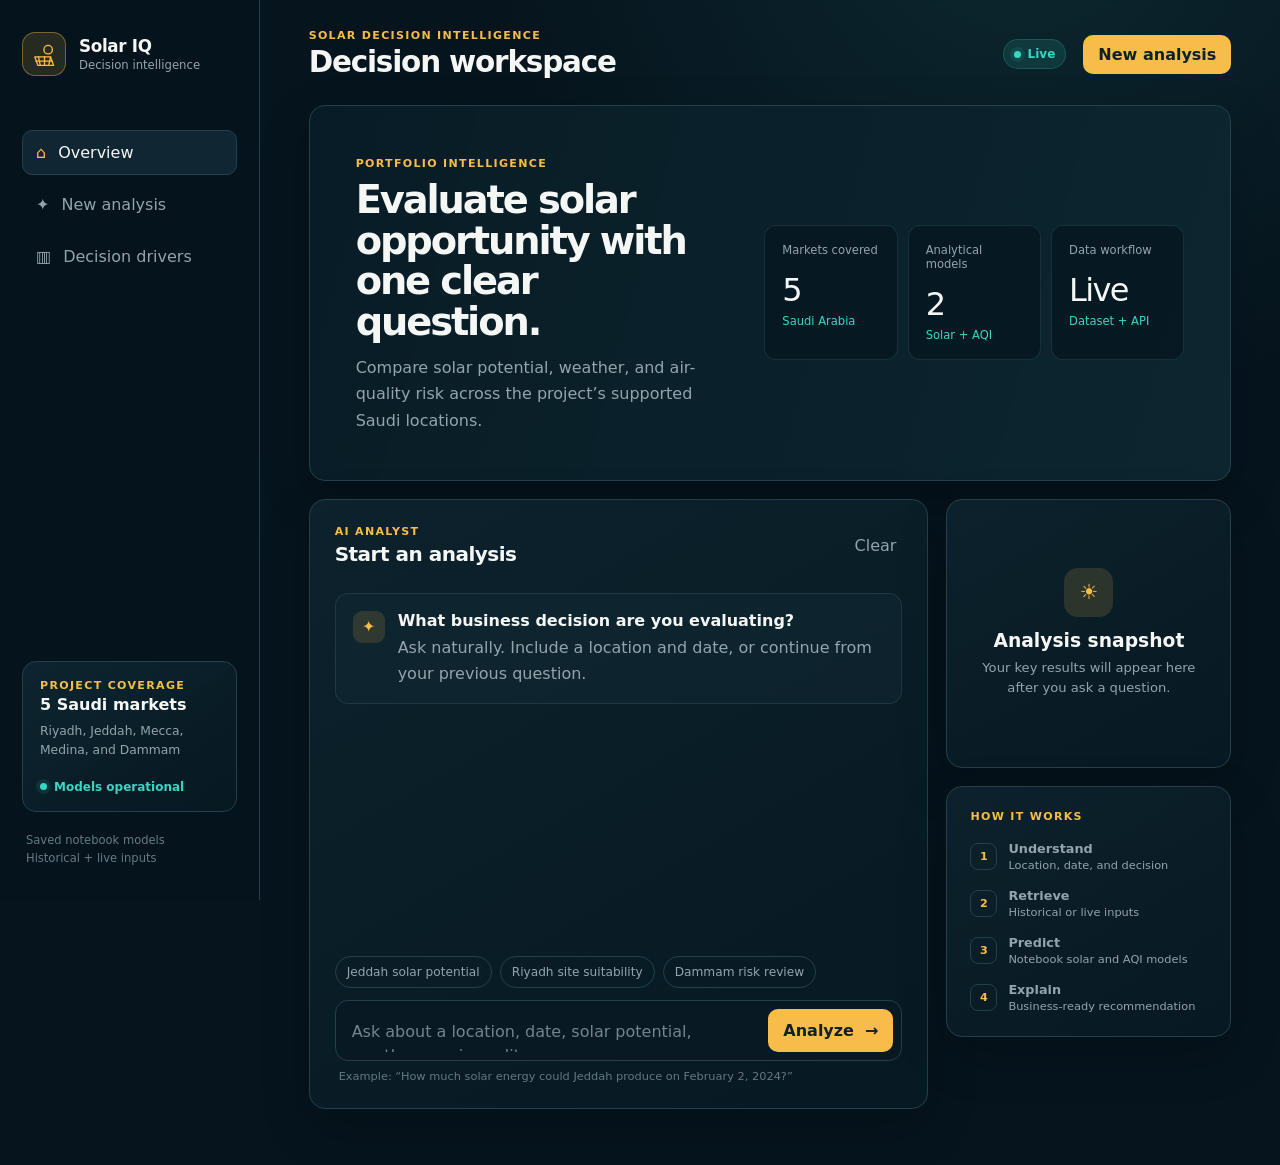
<file: web_app/static/index.html>
<!doctype html>
<html lang="en">
  <head>
    <meta charset="utf-8" />
    <meta name="viewport" content="width=device-width, initial-scale=1" />
    <meta
      name="description"
      content="Solar IQ business dashboard for solar generation, weather, air quality, and site suitability."
    />
    <title>Solar IQ | Decision workspace</title>
    <link rel="stylesheet" href="./styles.css" />
  </head>
  <body>
    <div class="app-shell">
      <aside class="sidebar">
        <a class="brand" href="/" aria-label="Solar IQ home">
          <span class="brand-mark" aria-hidden="true">
            <svg viewBox="0 0 48 48" role="img">
              <circle cx="30" cy="16" r="7"></circle>
              <path d="M8 28h26l5 14H13L8 28Z"></path>
              <path d="M14 28l3 14M24 28v14M34 28l-3 14M10 35h27"></path>
            </svg>
          </span>
          <span>
            <strong>Solar IQ</strong>
            <small>Decision intelligence</small>
          </span>
        </a>

        <nav class="nav-list" aria-label="Primary navigation">
          <button class="nav-item active" data-target="overview">
            <span aria-hidden="true">⌂</span> Overview
          </button>
          <button class="nav-item" data-target="analysis">
            <span aria-hidden="true">✦</span> New analysis
          </button>
          <button class="nav-item" data-target="drivers">
            <span aria-hidden="true">▥</span> Decision drivers
          </button>
        </nav>

        <div class="market-panel">
          <p class="eyebrow">Project coverage</p>
          <strong>5 Saudi markets</strong>
          <p>Riyadh, Jeddah, Mecca, Medina, and Dammam</p>
          <div class="status"><i></i> Models operational</div>
        </div>

        <p class="sidebar-foot">
          Saved notebook models<br />
          Historical + live inputs
        </p>
      </aside>

      <main class="workspace">
        <header class="topbar">
          <button class="menu-button" type="button" aria-label="Open navigation">☰</button>
          <div>
            <p class="eyebrow">Solar decision intelligence</p>
            <h1>Decision workspace</h1>
          </div>
          <div class="top-actions">
            <span class="live-pill"><i></i> Live</span>
            <button class="new-analysis" type="button">New analysis</button>
          </div>
        </header>

        <section class="intro panel" id="overview">
          <div>
            <span class="section-kicker">Portfolio intelligence</span>
            <h2>Evaluate solar opportunity with one clear question.</h2>
            <p>
              Compare solar potential, weather, and air-quality risk across the
              project’s supported Saudi locations.
            </p>
          </div>
          <div class="coverage-grid" aria-label="Project overview">
            <article>
              <span>Markets covered</span>
              <strong>5</strong>
              <small>Saudi Arabia</small>
            </article>
            <article>
              <span>Analytical models</span>
              <strong>2</strong>
              <small>Solar + AQI</small>
            </article>
            <article>
              <span>Data workflow</span>
              <strong>Live</strong>
              <small>Dataset + API</small>
            </article>
          </div>
        </section>

        <section class="analysis-layout" id="analysis">
          <div class="conversation panel">
            <div class="panel-heading">
              <div>
                <p class="eyebrow">AI analyst</p>
                <h2>Start an analysis</h2>
              </div>
              <button class="clear-button" type="button">Clear</button>
            </div>

            <div class="conversation-feed" aria-live="polite">
              <div class="welcome-message" id="welcomeMessage">
                <span class="assistant-avatar" aria-hidden="true">✦</span>
                <div>
                  <strong>What business decision are you evaluating?</strong>
                  <p>
                    Ask naturally. Include a location and date, or continue from
                    your previous question.
                  </p>
                </div>
              </div>
              <div id="messages"></div>
            </div>

            <div class="suggestions" aria-label="Suggested questions">
              <button type="button" data-question="Compare the solar potential in Jeddah on February 2, 2024.">
                Jeddah solar potential
              </button>
              <button type="button" data-question="Was Riyadh suitable for solar generation on 15 June 2024?">
                Riyadh site suitability
              </button>
              <button type="button" data-question="Review the weather and air quality in Dammam on 10 March 2024.">
                Dammam risk review
              </button>
            </div>

            <form class="composer" id="questionForm">
              <label class="sr-only" for="questionInput">Ask Solar IQ</label>
              <textarea
                id="questionInput"
                rows="1"
                placeholder="Ask about a location, date, solar potential, weather, or air quality…"
                required
              ></textarea>
              <button type="submit" aria-label="Run analysis">
                <span>Analyze</span>
                <b aria-hidden="true">→</b>
              </button>
            </form>
            <p class="composer-help">
              Example: “How much solar energy could Jeddah produce on February 2, 2024?”
            </p>
          </div>

          <aside class="insight-rail">
            <section class="panel snapshot" id="snapshot">
              <div class="empty-state">
                <span class="empty-icon" aria-hidden="true">☀</span>
                <h3>Analysis snapshot</h3>
                <p>Your key results will appear here after you ask a question.</p>
              </div>
            </section>

            <section class="panel workflow">
              <p class="eyebrow">How it works</p>
              <ol>
                <li><b>1</b><span><strong>Understand</strong>Location, date, and decision</span></li>
                <li><b>2</b><span><strong>Retrieve</strong>Historical or live inputs</span></li>
                <li><b>3</b><span><strong>Predict</strong>Notebook solar and AQI models</span></li>
                <li><b>4</b><span><strong>Explain</strong>Business-ready recommendation</span></li>
              </ol>
            </section>
          </aside>
        </section>

        <section class="drivers panel hidden" id="drivers">
          <div class="panel-heading">
            <div>
              <p class="eyebrow">Evidence</p>
              <h2>Decision drivers</h2>
            </div>
            <span id="sourceBadge" class="source-badge">Waiting for analysis</span>
          </div>
          <div class="driver-columns">
            <div>
              <h3>Weather and solar</h3>
              <div id="weatherDrivers" class="driver-list"></div>
            </div>
            <div>
              <h3>Air quality</h3>
              <div id="airDrivers" class="driver-list"></div>
            </div>
          </div>
        </section>
      </main>
    </div>

    <div class="toast" id="toast" role="status"></div>
    <script src="./app.js" defer></script>
  </body>
</html>
</file>
<file: web_app/static/styles.css>
:root {
  color-scheme: dark;
  --canvas: #06141d;
  --sidebar: #081923;
  --panel: #0b1e29;
  --panel-soft: #102733;
  --line: #23404d;
  --line-soft: rgba(142, 184, 196, 0.14);
  --text: #f5f7f4;
  --muted: #92a5ad;
  --sun: #f7bd48;
  --sun-soft: rgba(247, 189, 72, 0.14);
  --teal: #39d6c2;
  --teal-soft: rgba(57, 214, 194, 0.13);
  --danger: #ff766f;
  --shadow: 0 18px 50px rgba(0, 0, 0, 0.2);
  font-family:
    Inter, ui-sans-serif, system-ui, -apple-system, BlinkMacSystemFont, "Segoe UI",
    sans-serif;
}

* {
  box-sizing: border-box;
}

html {
  scroll-behavior: smooth;
}

body {
  min-width: 320px;
  margin: 0;
  color: var(--text);
  background:
    radial-gradient(circle at 80% -10%, rgba(37, 120, 123, 0.2), transparent 34rem),
    var(--canvas);
}

button,
textarea {
  font: inherit;
}

button {
  color: inherit;
}

.app-shell {
  display: grid;
  grid-template-columns: 260px minmax(0, 1fr);
  min-height: 100vh;
}

.sidebar {
  position: sticky;
  top: 0;
  display: flex;
  flex-direction: column;
  height: 100vh;
  padding: 32px 22px;
  border-right: 1px solid var(--line);
  background: rgba(5, 20, 29, 0.92);
  backdrop-filter: blur(18px);
}

.brand {
  display: flex;
  gap: 13px;
  align-items: center;
  color: inherit;
  text-decoration: none;
}

.brand-mark {
  display: grid;
  width: 44px;
  height: 44px;
  place-items: center;
  border: 1px solid rgba(247, 189, 72, 0.4);
  border-radius: 13px;
  background: var(--sun-soft);
}

.brand-mark svg {
  width: 29px;
  fill: none;
  stroke: var(--sun);
  stroke-linecap: round;
  stroke-linejoin: round;
  stroke-width: 2.2;
}

.brand strong,
.brand small {
  display: block;
}

.brand strong {
  font-size: 1.05rem;
  letter-spacing: -0.02em;
}

.brand small {
  margin-top: 2px;
  color: var(--muted);
  font-size: 0.73rem;
}

.nav-list {
  display: grid;
  gap: 7px;
  margin-top: 54px;
}

.nav-item {
  display: flex;
  gap: 12px;
  align-items: center;
  width: 100%;
  padding: 12px 13px;
  border: 1px solid transparent;
  border-radius: 10px;
  color: var(--muted);
  background: transparent;
  cursor: pointer;
  text-align: left;
  transition: 160ms ease;
}

.nav-item:hover,
.nav-item.active {
  border-color: var(--line);
  color: var(--text);
  background: var(--panel-soft);
}

.nav-item.active span {
  color: var(--sun);
}

.market-panel {
  margin-top: auto;
  padding: 17px;
  border: 1px solid var(--line);
  border-radius: 14px;
  background: linear-gradient(145deg, rgba(17, 45, 57, 0.7), rgba(7, 25, 34, 0.8));
}

.market-panel strong {
  display: block;
  margin-top: 3px;
}

.market-panel p:not(.eyebrow) {
  margin: 8px 0 15px;
  color: var(--muted);
  font-size: 0.77rem;
  line-height: 1.55;
}

.status,
.live-pill {
  display: inline-flex;
  gap: 7px;
  align-items: center;
  color: var(--teal);
  font-size: 0.75rem;
  font-weight: 700;
}

.status i,
.live-pill i {
  width: 7px;
  height: 7px;
  border-radius: 50%;
  background: var(--teal);
  box-shadow: 0 0 0 4px rgba(57, 214, 194, 0.1);
}

.sidebar-foot {
  margin: 20px 4px 0;
  color: #657b84;
  font-size: 0.72rem;
  line-height: 1.55;
}

.workspace {
  width: 100%;
  max-width: 1580px;
  margin: 0 auto;
  padding: 29px clamp(22px, 3.8vw, 62px) 56px;
}

.topbar,
.panel-heading {
  display: flex;
  align-items: center;
  justify-content: space-between;
}

.topbar {
  margin-bottom: 26px;
}

.topbar h1 {
  margin: 3px 0 0;
  font-size: clamp(1.65rem, 2.3vw, 2.15rem);
  letter-spacing: -0.04em;
}

.eyebrow,
.section-kicker {
  margin: 0;
  color: var(--sun);
  font-size: 0.69rem;
  font-weight: 800;
  letter-spacing: 0.12em;
  text-transform: uppercase;
}

.top-actions {
  display: flex;
  gap: 17px;
  align-items: center;
}

.live-pill {
  padding: 7px 10px;
  border: 1px solid rgba(57, 214, 194, 0.2);
  border-radius: 999px;
  background: var(--teal-soft);
}

.new-analysis,
.composer button {
  border: 0;
  border-radius: 10px;
  color: #102027;
  background: var(--sun);
  cursor: pointer;
  font-weight: 800;
  transition:
    transform 150ms ease,
    filter 150ms ease;
}

.new-analysis {
  padding: 10px 15px;
}

.new-analysis:hover,
.composer button:hover {
  filter: brightness(1.07);
  transform: translateY(-1px);
}

.menu-button {
  display: none;
}

.panel {
  border: 1px solid var(--line);
  border-radius: 16px;
  background: linear-gradient(150deg, rgba(13, 34, 45, 0.96), rgba(7, 25, 34, 0.96));
  box-shadow: var(--shadow);
}

.intro {
  display: grid;
  grid-template-columns: minmax(300px, 1.15fr) minmax(420px, 1fr);
  gap: clamp(30px, 5vw, 80px);
  align-items: center;
  padding: clamp(26px, 4vw, 46px);
  overflow: hidden;
  background:
    linear-gradient(105deg, rgba(8, 28, 38, 0.96), rgba(12, 39, 48, 0.9)),
    var(--panel);
}

.intro h2 {
  max-width: 720px;
  margin: 9px 0 12px;
  font-size: clamp(1.75rem, 3vw, 3rem);
  line-height: 1.06;
  letter-spacing: -0.055em;
}

.intro > div > p {
  max-width: 660px;
  margin: 0;
  color: var(--muted);
  line-height: 1.65;
}

.coverage-grid {
  display: grid;
  grid-template-columns: repeat(3, 1fr);
  gap: 10px;
}

.coverage-grid article {
  min-height: 130px;
  padding: 17px;
  border: 1px solid var(--line-soft);
  border-radius: 12px;
  background: rgba(5, 21, 30, 0.66);
}

.coverage-grid span,
.coverage-grid small {
  display: block;
  color: var(--muted);
  font-size: 0.72rem;
}

.coverage-grid strong {
  display: block;
  margin: 14px 0 5px;
  font-size: clamp(1.5rem, 2.5vw, 2.35rem);
  font-weight: 500;
  letter-spacing: -0.05em;
}

.coverage-grid small {
  color: var(--teal);
}

.analysis-layout {
  display: grid;
  grid-template-columns: minmax(0, 1.7fr) minmax(285px, 0.75fr);
  gap: 18px;
  margin-top: 18px;
}

.conversation {
  display: flex;
  min-height: 610px;
  flex-direction: column;
  padding: 25px;
}

.panel-heading h2 {
  margin: 4px 0 0;
  font-size: 1.25rem;
  letter-spacing: -0.025em;
}

.clear-button {
  border: 0;
  color: var(--muted);
  background: transparent;
  cursor: pointer;
}

.clear-button:hover {
  color: var(--text);
}

.conversation-feed {
  flex: 1;
  margin: 27px 0 18px;
}

.welcome-message,
.message {
  display: flex;
  gap: 13px;
}

.welcome-message {
  align-items: flex-start;
  max-width: 570px;
  padding: 17px;
  border: 1px solid var(--line-soft);
  border-radius: 13px;
  background: rgba(18, 44, 55, 0.45);
}

.welcome-message p,
.message p {
  margin: 5px 0 0;
  color: var(--muted);
  line-height: 1.6;
}

.assistant-avatar {
  display: grid;
  width: 32px;
  height: 32px;
  flex: 0 0 32px;
  place-items: center;
  border-radius: 9px;
  color: var(--sun);
  background: var(--sun-soft);
}

.message {
  margin-top: 19px;
}

.message.user {
  justify-content: flex-end;
}

.message-bubble {
  max-width: min(720px, 86%);
  padding: 13px 16px;
  border: 1px solid var(--line);
  border-radius: 13px;
  background: var(--panel-soft);
}

.message.user .message-bubble {
  border-color: rgba(57, 214, 194, 0.2);
  background: rgba(57, 214, 194, 0.1);
}

.message.assistant .message-bubble {
  white-space: pre-line;
}

.message.error .message-bubble {
  border-color: rgba(255, 118, 111, 0.28);
  color: #ffc1bd;
  background: rgba(255, 118, 111, 0.08);
}

.typing {
  display: inline-flex;
  gap: 5px;
  padding: 16px;
}

.typing i {
  width: 6px;
  height: 6px;
  border-radius: 50%;
  background: var(--muted);
  animation: pulse 1s infinite ease-in-out;
}

.typing i:nth-child(2) {
  animation-delay: 120ms;
}

.typing i:nth-child(3) {
  animation-delay: 240ms;
}

@keyframes pulse {
  0%,
  100% {
    opacity: 0.3;
    transform: translateY(0);
  }
  50% {
    opacity: 1;
    transform: translateY(-3px);
  }
}

.suggestions {
  display: flex;
  gap: 8px;
  margin: 0 0 12px;
  overflow-x: auto;
  scrollbar-width: thin;
}

.suggestions button {
  flex: 0 0 auto;
  padding: 8px 11px;
  border: 1px solid var(--line);
  border-radius: 999px;
  color: var(--muted);
  background: transparent;
  cursor: pointer;
  font-size: 0.76rem;
}

.suggestions button:hover {
  border-color: rgba(247, 189, 72, 0.42);
  color: var(--text);
}

.composer {
  display: flex;
  gap: 10px;
  align-items: flex-end;
  padding: 8px;
  border: 1px solid var(--line);
  border-radius: 13px;
  background: #091923;
  transition: border-color 160ms ease;
}

.composer:focus-within {
  border-color: rgba(247, 189, 72, 0.55);
}

.composer textarea {
  width: 100%;
  max-height: 150px;
  resize: none;
  border: 0;
  outline: 0;
  color: var(--text);
  background: transparent;
  line-height: 1.5;
  padding: 8px;
}

.composer textarea::placeholder {
  color: #70858e;
}

.composer button {
  display: flex;
  gap: 11px;
  align-items: center;
  padding: 12px 15px;
}

.composer button:disabled {
  cursor: wait;
  filter: grayscale(0.5);
  opacity: 0.6;
}

.composer-help {
  margin: 8px 4px 0;
  color: #637982;
  font-size: 0.71rem;
}

.insight-rail {
  display: grid;
  gap: 18px;
  align-content: start;
}

.snapshot,
.workflow {
  padding: 23px;
}

.empty-state {
  padding: 45px 10px;
  color: var(--muted);
  text-align: center;
}

.empty-icon {
  display: grid;
  width: 49px;
  height: 49px;
  margin: 0 auto 13px;
  place-items: center;
  border-radius: 14px;
  color: var(--sun);
  background: var(--sun-soft);
  font-size: 1.3rem;
}

.empty-state h3 {
  margin: 0;
  color: var(--text);
}

.empty-state p {
  margin: 7px auto 0;
  max-width: 240px;
  font-size: 0.82rem;
  line-height: 1.55;
}

.result-header {
  padding-bottom: 16px;
  border-bottom: 1px solid var(--line-soft);
}

.result-header span {
  color: var(--muted);
  font-size: 0.75rem;
}

.result-header h3 {
  margin: 5px 0 0;
}

.metric-stack {
  display: grid;
  gap: 10px;
  margin-top: 15px;
}

.result-metric {
  padding: 14px;
  border: 1px solid var(--line-soft);
  border-radius: 11px;
  background: rgba(5, 21, 30, 0.52);
}

.result-metric span,
.result-metric small {
  display: block;
  color: var(--muted);
  font-size: 0.7rem;
}

.result-metric strong {
  display: block;
  margin: 5px 0 2px;
  font-size: 1.45rem;
  font-weight: 500;
  letter-spacing: -0.035em;
}

.result-metric small {
  color: var(--teal);
}

.risk-good {
  color: var(--teal);
}

.risk-moderate {
  color: var(--sun);
}

.risk-high {
  color: var(--danger);
}

.workflow ol {
  display: grid;
  gap: 16px;
  padding: 0;
  margin: 18px 0 0;
  list-style: none;
}

.workflow li {
  display: flex;
  gap: 11px;
  align-items: center;
}

.workflow li b {
  display: grid;
  width: 27px;
  height: 27px;
  flex: 0 0 27px;
  place-items: center;
  border: 1px solid var(--line);
  border-radius: 8px;
  color: var(--sun);
  font-size: 0.7rem;
}

.workflow li span,
.workflow li strong {
  display: block;
}

.workflow li strong {
  margin-bottom: 2px;
  font-size: 0.8rem;
}

.workflow li span {
  color: var(--muted);
  font-size: 0.71rem;
}

.drivers {
  margin-top: 18px;
  padding: 26px;
}

.drivers.hidden {
  display: none;
}

.source-badge {
  padding: 7px 10px;
  border: 1px solid rgba(57, 214, 194, 0.2);
  border-radius: 999px;
  color: var(--teal);
  background: var(--teal-soft);
  font-size: 0.72rem;
}

.driver-columns {
  display: grid;
  grid-template-columns: repeat(2, minmax(0, 1fr));
  gap: 26px;
  margin-top: 24px;
}

.driver-columns h3 {
  margin: 0 0 12px;
  font-size: 0.93rem;
}

.driver-list {
  display: grid;
  grid-template-columns: repeat(2, minmax(0, 1fr));
  gap: 8px;
}

.driver-item {
  padding: 12px;
  border: 1px solid var(--line-soft);
  border-radius: 10px;
  background: rgba(5, 21, 30, 0.45);
}

.driver-item span,
.driver-item strong {
  display: block;
}

.driver-item span {
  color: var(--muted);
  font-size: 0.7rem;
}

.driver-item strong {
  margin-top: 5px;
  font-size: 0.9rem;
  font-weight: 600;
}

.toast {
  position: fixed;
  right: 24px;
  bottom: 24px;
  z-index: 20;
  max-width: 360px;
  padding: 12px 15px;
  border: 1px solid var(--line);
  border-radius: 10px;
  color: var(--text);
  background: var(--panel-soft);
  box-shadow: var(--shadow);
  opacity: 0;
  pointer-events: none;
  transform: translateY(12px);
  transition: 180ms ease;
}

.toast.show {
  opacity: 1;
  transform: translateY(0);
}

.sr-only {
  position: absolute;
  width: 1px;
  height: 1px;
  padding: 0;
  margin: -1px;
  overflow: hidden;
  clip: rect(0, 0, 0, 0);
  white-space: nowrap;
  border: 0;
}

@media (max-width: 1080px) {
  .app-shell {
    grid-template-columns: 220px minmax(0, 1fr);
  }

  .intro {
    grid-template-columns: 1fr;
  }

  .analysis-layout {
    grid-template-columns: 1fr;
  }

  .insight-rail {
    grid-template-columns: repeat(2, minmax(0, 1fr));
  }
}

@media (max-width: 760px) {
  .app-shell {
    display: block;
  }

  .sidebar {
    position: fixed;
    z-index: 30;
    width: 260px;
    transform: translateX(-102%);
    transition: transform 180ms ease;
  }

  body.menu-open .sidebar {
    transform: translateX(0);
  }

  .workspace {
    padding: 20px 15px 40px;
  }

  .menu-button {
    display: inline-grid;
    width: 39px;
    height: 39px;
    place-items: center;
    border: 1px solid var(--line);
    border-radius: 9px;
    color: var(--text);
    background: var(--panel-soft);
  }

  .topbar {
    gap: 12px;
  }

  .topbar > div:nth-child(2) {
    margin-right: auto;
  }

  .topbar h1 {
    font-size: 1.45rem;
  }

  .top-actions .live-pill {
    display: none;
  }

  .new-analysis {
    padding: 9px 11px;
    font-size: 0.75rem;
  }

  .intro {
    padding: 25px 20px;
  }

  .coverage-grid {
    grid-template-columns: 1fr;
  }

  .coverage-grid article {
    min-height: auto;
  }

  .coverage-grid strong {
    margin: 8px 0 4px;
  }

  .conversation {
    min-height: 640px;
    padding: 19px;
  }

  .insight-rail,
  .driver-columns {
    grid-template-columns: 1fr;
  }

  .composer button span {
    display: none;
  }

  .composer-help {
    display: none;
  }
}

@media (max-width: 430px) {
  .driver-list {
    grid-template-columns: 1fr;
  }
}
</file>
